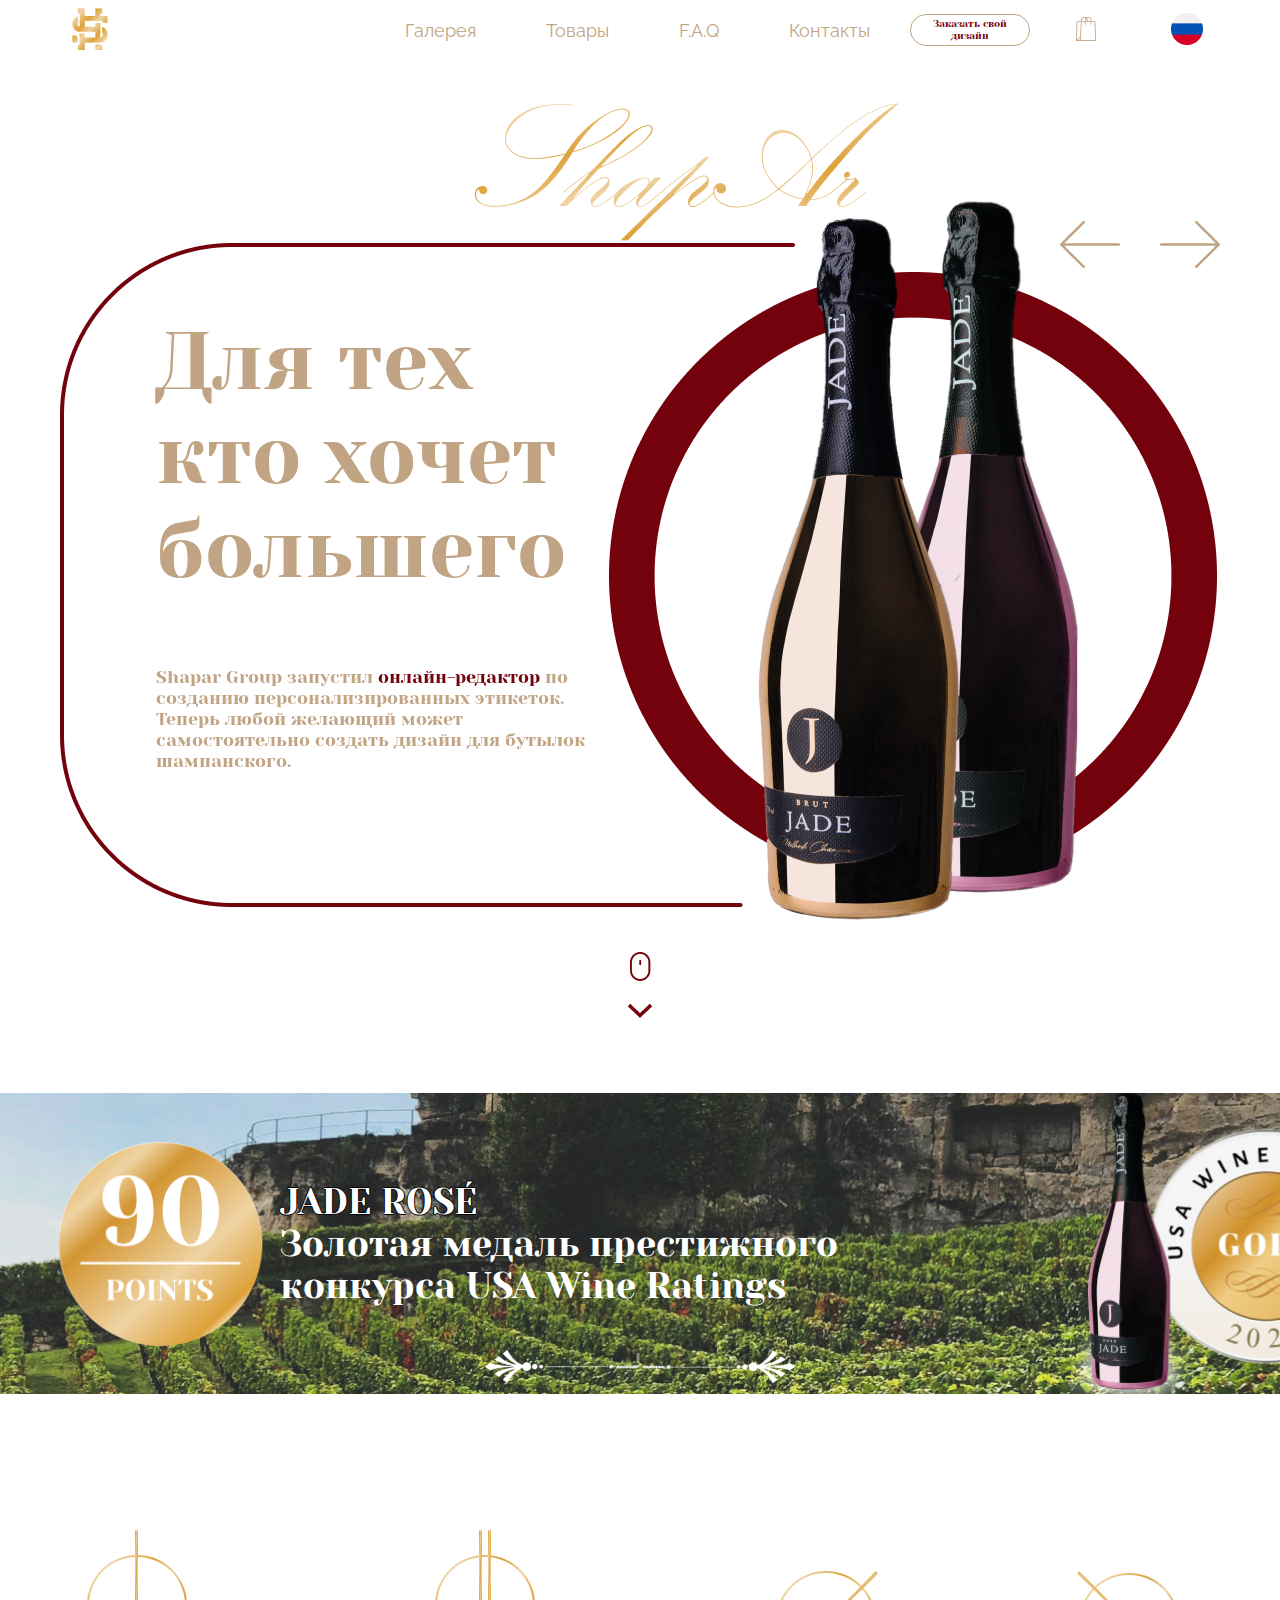
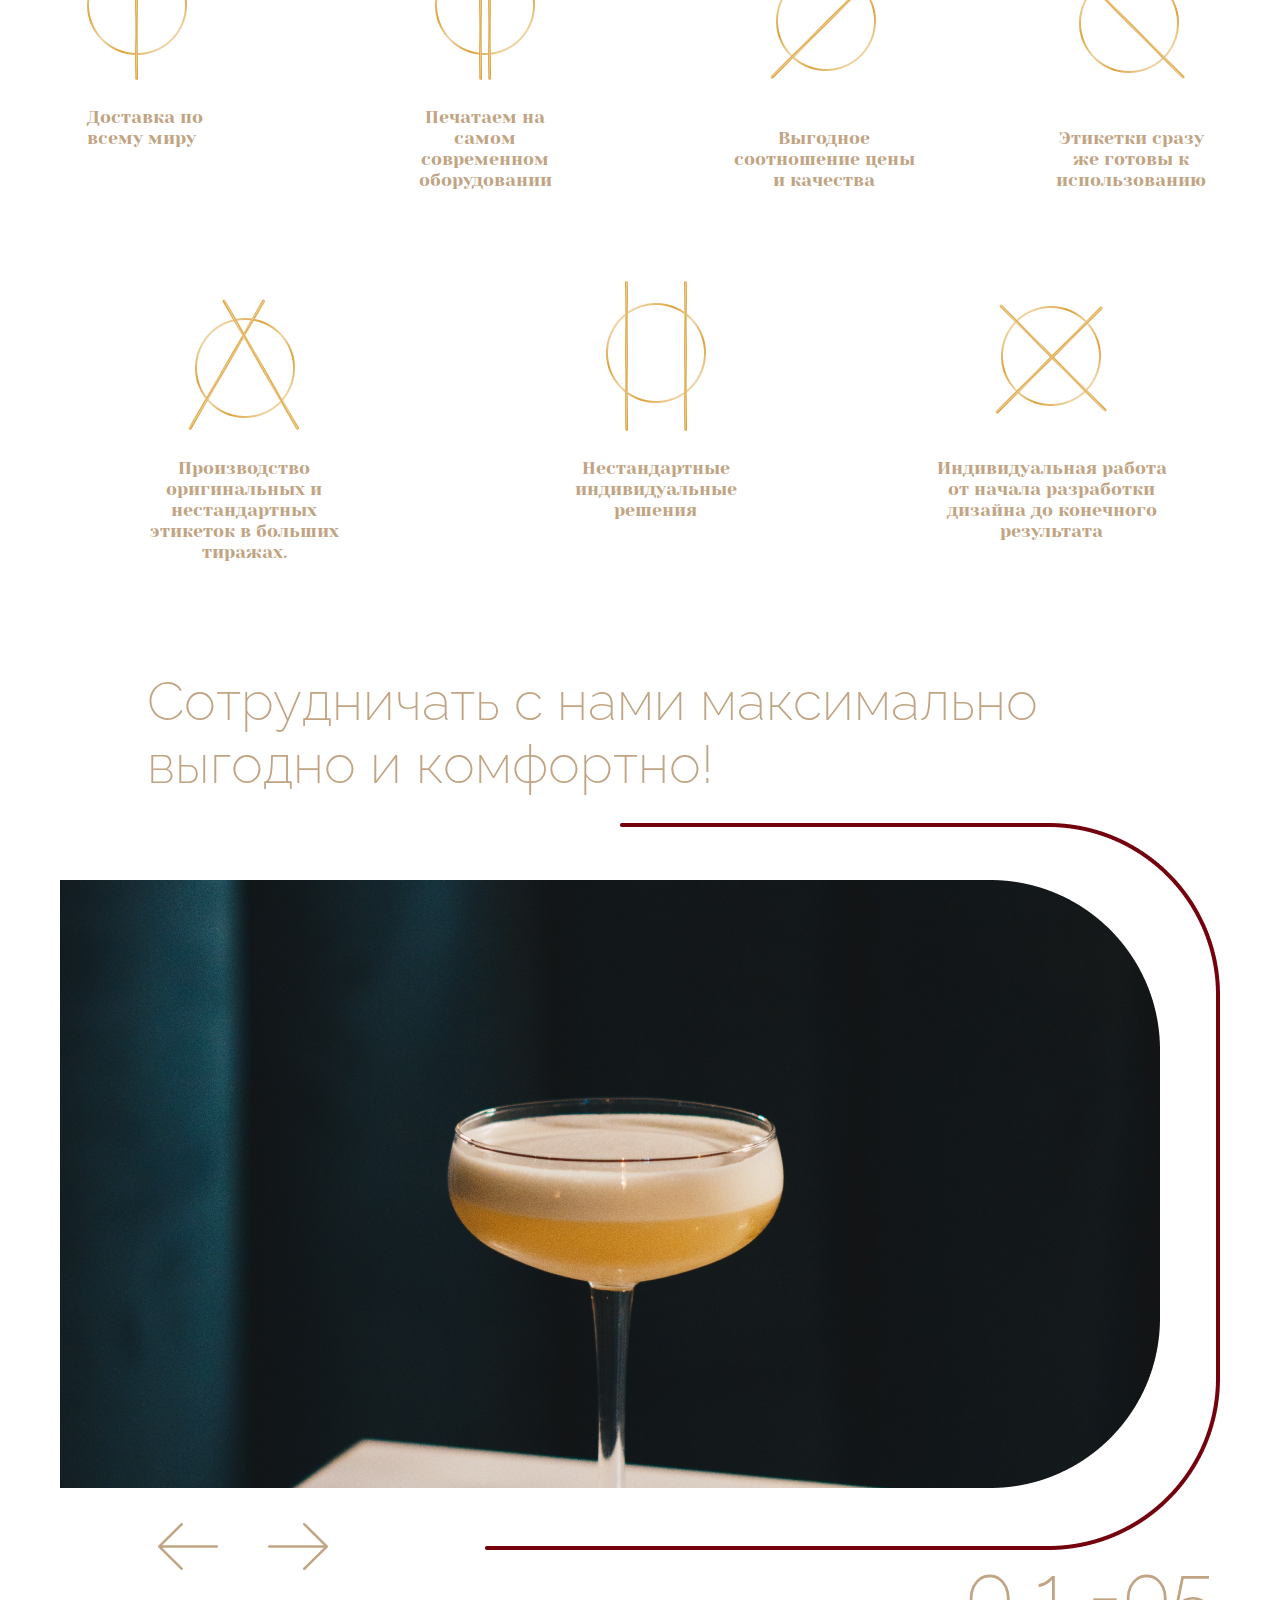
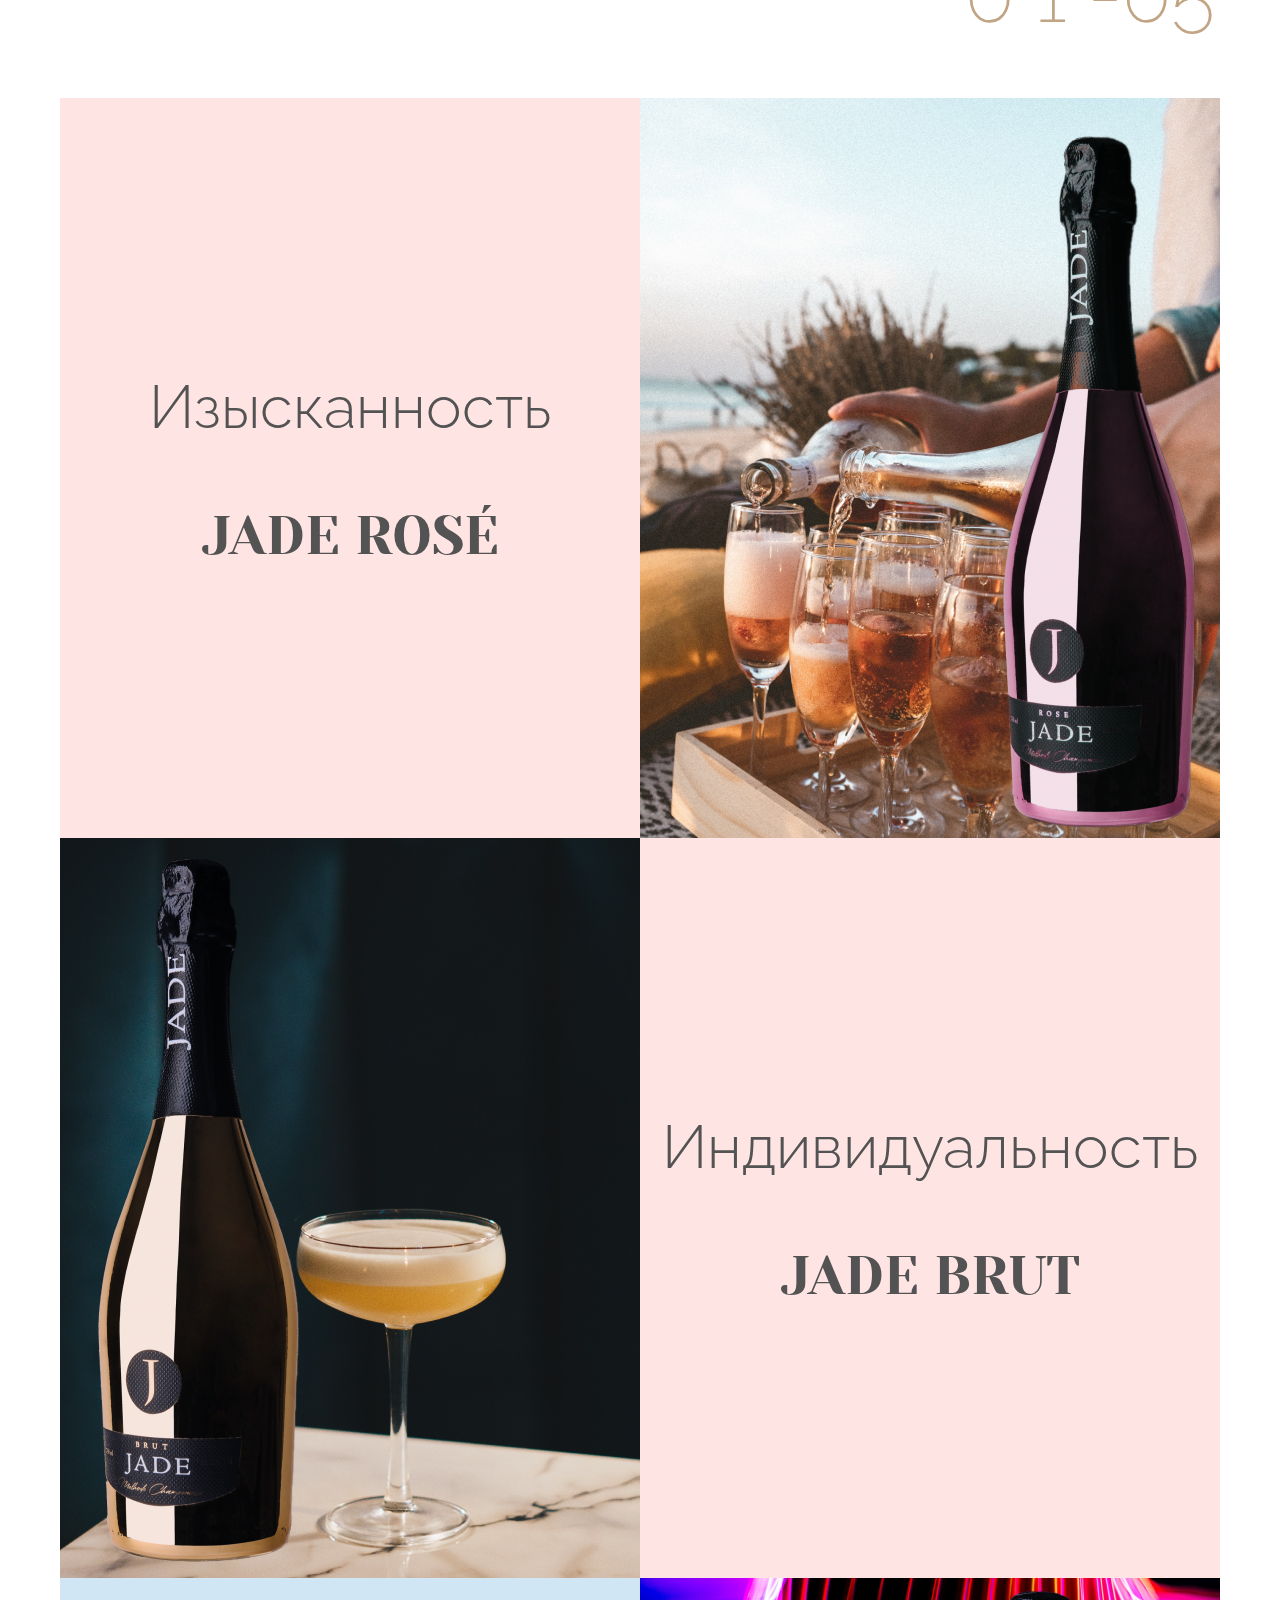
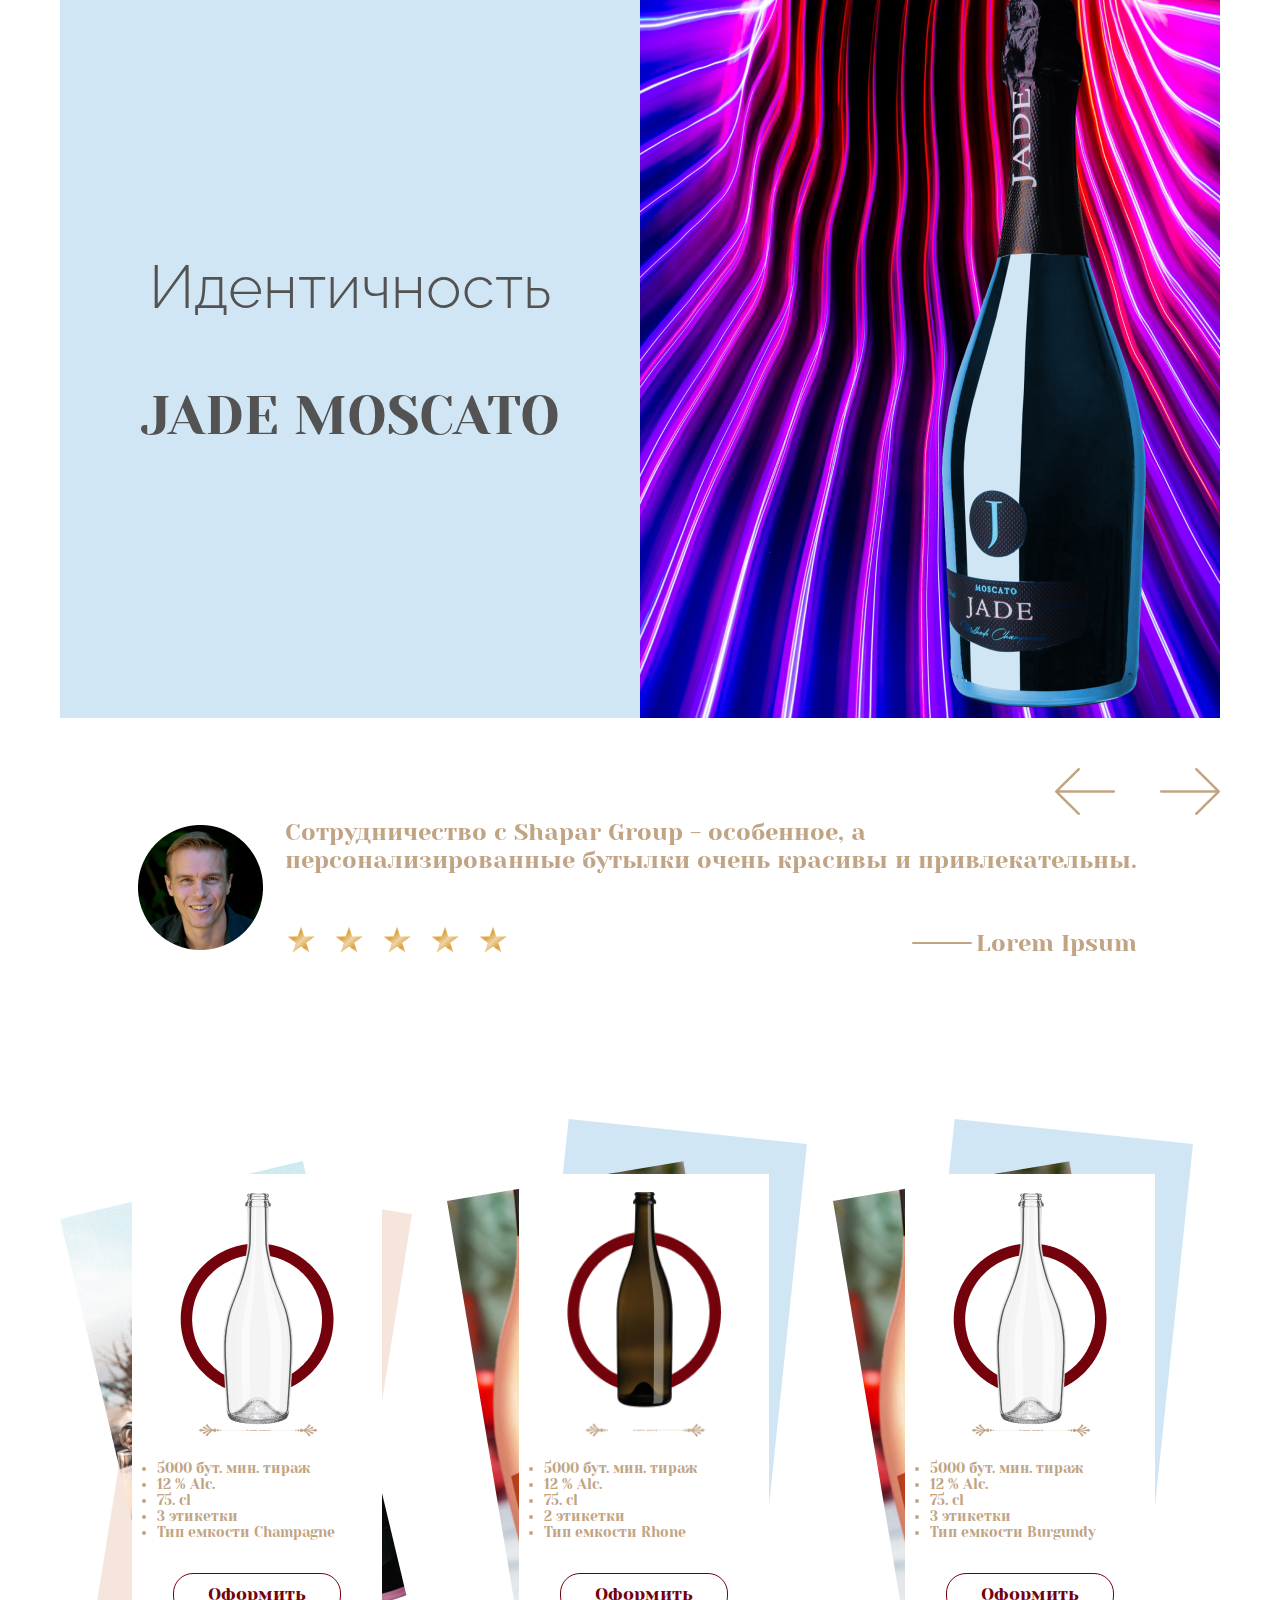
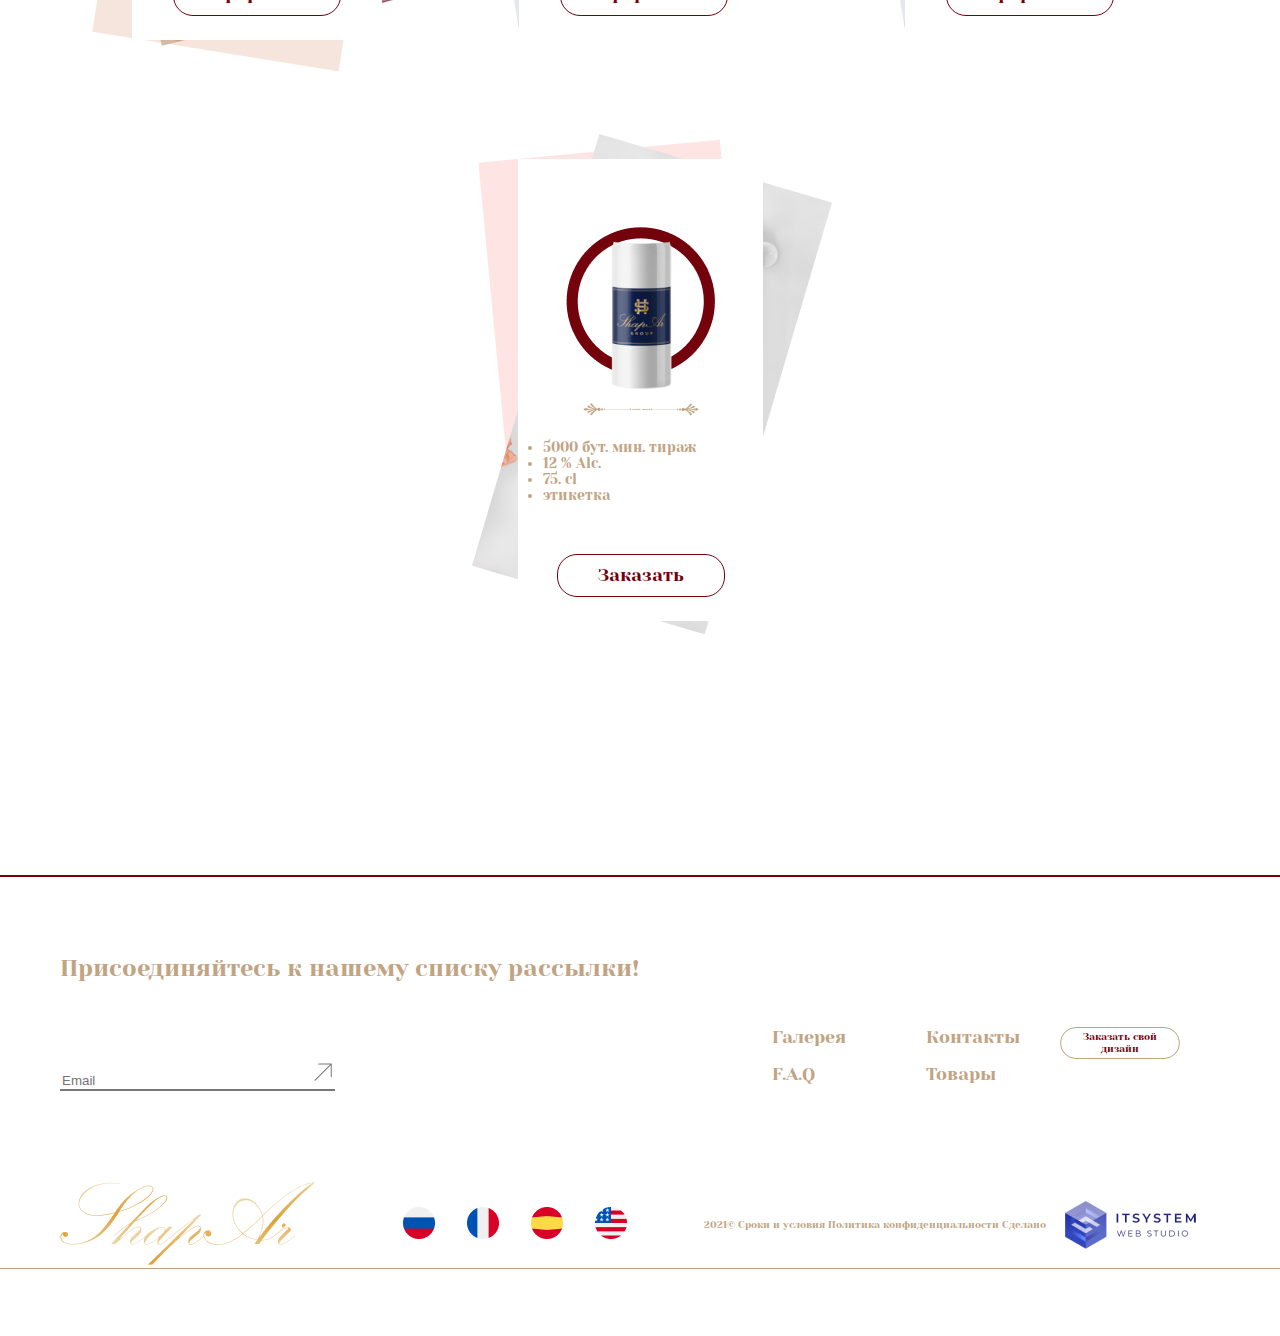
<file: index.html>
<!DOCTYPE html>
<html lang="en">
<head>
    <meta charset="UTF-8">
    <meta http-equiv="X-UA-Compatible" content="IE=edge">
    <meta name="viewport" content="width=device-width, initial-scale=1.0">
    <link rel="stylesheet" href="style.css"/>
    <link rel="preconnect" href="https://fonts.googleapis.com">
<link rel="preconnect" href="https://fonts.gstatic.com" crossorigin>
<link href="https://fonts.googleapis.com/css2?family=Raleway:wght@300;400;500;700&family=Yeseva+One&display=swap" rel="stylesheet">
<link
rel="stylesheet"
href="https://unpkg.com/swiper/swiper-bundle.min.css"
/>

    <title>Shapar</title>
</head>
<body>

    <header>
<div class="wrapper">
   <div class="header_nav">
      <div class="header_logo">
       <a href="#"> <img class="log" src="photo/logo.png" alt="Logo"></a>
       </div>
       <div class="nav_links">
        <li class="gallety_list"><a class="gallery_link" href="Gallery/gallery.html">Галерея</a> </li>
        <li class="products_list"><a class="products_link" href="#">Товары</a> </li> 
        <li class="faq_list"><a class="faq_link" href="FAQ/FAQ.html">F.A.Q</a> </li>
        <li class="contact_list"><a class="contact_link" href="contacts/contacts.html">Контакты</a> </li>
      </div>
<div class="right_header_nav">

    <div class="button_order">
        <button>Заказать свой дизайн</button>
    </div>
        <div class="shopping_cart">
            <img class="cart_img" src="photo/shopping.png" alt="shopping-cart">
       </div>
        <div class="header_language">
         <a href="#"> <img src="photo/language.png" alt="language" class="language"></a>
        </div>

      </div>
   </div>
</div>
    </header>


<main>


<section class="product_advertisement">
    <div class="wrapper">
    <div class="title_name">
        <img class="title_img" src="photo/ShapAr.png" alt="title">
    </div>
<div class="product_slider">
    <div class="swiper-container mySwiper">
        <div class="swiper-wrapper">
          <div class="swiper-slide">
            <img src="photo/bgmain.jpg" />
          </div>
          <div class="swiper-slide">
            <img src="photo/bgblue.jpg" />
          </div>
          <div class="swiper-slide">
            <img src="photo/bggold.jpg" />
          </div>
          <div class="swiper-slide">
            <img src="photo/bgred.jpg" />
          </div>
        </div>
      
    <div class="arrow_btns">
        <div class="left_btn">
       <img src="photo/leftarrow.png" alt="arrowbtn">
        </div>
        <div class="right_btn">
       <img src="photo/rightarrow.png" alt="arrowbtn">
        </div>
    </div>
<div class="product_info">
<h1>Для тех кто хочет большего</h1>
<p>Shapar Group запустил <span>онлайн-редактор</span> 
     по созданию персонализированных этикеток.
     Теперь любой желающий может 
     самостоятельно создать дизайн 
     для бутылок шампанского.</p>
</div>
</div>
</div>
<div class="mouse_animation">
<img src="photo/mouse.png" alt="mouse">
<img class="animation-arrow" src="photo/arrow (1).png" alt="arrowanimation">
</div>
</div>
</section>


<div class="banner">
<div class="wrapper">
    <div class="titlebanner">
<h1>JADE ROSé</h1>
<h2>Золотая медаль престижного конкурса USA Wine Ratings</h2>
</div>
</div>
</div>

<section class="offers">
<div class="wrapper">
<div class="offers_list">
    <div class="offer_block1">
   <img src="photo/icon1.png" alt="icon">
   <p class="offerblock_info">Доставка по всему миру</p>
    </div>
    <div class="offer_block2">
        <img src="photo/icon2.png" alt="icon">
        <p class="offerblock_info">Печатаем на самом современном оборудовании</p>
    </div>
    <div class="offer_block3">
        <img src="photo/icon3.png" alt="icon">
        <p class="offerblock_info">Выгодное соотношение цены и качества</p>
    </div>
    <div class="offer_block4">
        <img src="photo/icon4.png" alt="icon">
        <p class="offerblock_info">Этикетки сразу же готовы к использованию</p>
    </div>
    <div class="offer_block5">
        <img src="photo/icon5.png" alt="icon">
        <p class="offerblock_info">Производство оригинальных и нестандартных этикеток в больших тиражах.</p>
    </div>
    <div class="offer_block6">
        <img src="photo/icon6.png" alt="icon">
        <p class="offerblock_info">Нестандартные индивидуальные решения</p>
    </div>
    <div class="offer_block7">
        <img src="photo/icon7.png" alt="icon">
        <p class="offerblock_info">Индивидуальная работа от начала разработки дизайна до конечного результата</p>
    </div>
</div>

</div>

</section>

<section class="galery_slider">
    <div class="wrapper">
    <div class="galery_title">
        <h1>Сотрудничать с нами максимально выгодно и комфортно!</h1>
    </div>
    <div class="galery_slider_container">
        <div class="background_border">
            <img src="photo/borderslider.png" alt="border">
        </div>
<div class="slider">
<div class="slider-line">
    <img src="photo/glass.png" alt="glass">
    <img src="photo/glass.png" alt="glass">
    <img src="photo/glass.png" alt="glass">
    <img src="photo/glass.png" alt="glass">
</div>

</div>
<div class="swiper_btns">
    <div class="btn_prev"><img src="photo/lefbtn.png" alt="arrowbtn"></div>
<div class="btn_next"><img src="photo/rightbtn.png" alt="arrowbtn"></div>
    </div>
    
</div>
<div class="swiper-number">0 <span class="num">1</span> -05</div>

</div>

</div>
</section>


<section class="types_container">
    <div class="wrapper">

    <div class="jade_type">
        <div class="jade_info">
            <h1>Изысканность</h1>
            <h2>JADE ROSé</h2>
        </div>
        <div class="jade_img">
            <img src="photo/rose.png" alt="rose">
        </div>
    </div>

    <div class="jade_type">
        <div class="jade_img">
            <img src="photo/brut.png" alt="rose">
          </div>
        <div class="jade_info">
            <h1>Индивидуальность</h1>
            <h2>JADE BRUT</h2>
        </div>
        
    </div>

    <div class="jade_type ">
        <div class="jade_info blue">
            <h1>Идентичность</h1>
            <h2>JADE MOSCATO</h2>
        </div>
        <div class="jade_img">
            <img src="photo/moscato.png" alt="rose">
        </div>
    </div>
</div>
</section>

<section class="review">
    <div class="wrapper">
      <div class="review_carousel">
          <div class="review_change_btns">
         <img class="next-btn" src="photo/lefbtn.png" alt="btn">
         <img class="prev-btn" src="photo/rightbtn.png" alt="btn">
          </div>
          <div class="review_container">
              <div class="review_slider swiper-wrapper">

                  <div class="slider swiper-slide">
              <div class="review_profile">
              <img src="photo/profile.png" alt="profile">
              </div>
              <div class="review_about">
                <div class="review_info">
             <p>Сотрудничество с Shapar Group - особенное, 
                 а <br> персонализированные бутылки очень 
                 красивы и привлекательны.</p>
                </div>
                <div class="review_flex">
                    <div class="review_stars">
                        <img src="photo/stars.png" alt="stars">

                    </div>
                    <div class="review_name">
                       <p></p><h3>Lorem Ipsum</h3>
                    </div>
                </div>

              </div>
          </div>

          <div class="slider swiper-slide">
            <div class="review_profile">
            <img src="photo/review2.png" alt="profile">
            </div>
            <div class="review_about">
              <div class="review_info">
           <p>Сотрудничество с Shapar Group -
                особенное, а персонализированные 
               бутылки очень красивы и привлекательны.</p>
              </div>
              <div class="review_flex">
                  <div class="review_stars">
                      <img src="photo/stars.png" alt="stars">

                  </div>
                  <div class="review_name">
                     <p></p><h3>Lorem Ipsum</h3>
                  </div>
              </div>

            </div>
        </div>

        <div class="slider swiper-slide">
            <div class="review_profile">
            <img src="photo/review3.png" alt="profile">
            </div>
            <div class="review_about">
              <div class="review_info">
           <p>Сотрудничество с Shapar Group - 
               особенное, а персонализированные
                бутылки очень красивы и привлекательны.</p>
              </div>
              <div class="review_flex">
                  <div class="review_stars">
                      <img src="photo/stars.png" alt="stars">

                  </div>
                  <div class="review_name">
                     <p></p><h3>Lorem Ipsum</h3>
                  </div>
              </div>

            </div>
        </div>

        </div>
        </div>

      </div>

    </div>


</section>

<section class="orders">
    <div class="wrapper">
<div class="orders_container">
<div class="order_block">
    
    <div class="order_background1">
        <img src="photo/pinkimg.png" alt="background">
    </div>
    <div class="order_background2">
        <img src="photo/backgroundimg.png" alt="background">
            </div>
    <div class="order_background3">
        <div class="champagne_logo">
      <img src="photo/whitebottle.png" alt="champagne">
        </div>
        <div class="champagne_info">
            
            <ul>
                <li>5000 бут. мин. тираж</li>
                <li>12 % Alc.</li>
                <li>75. cl</li>
                <li>3 этикетки</li>
                <li>Тип емкости Champagne</li>
            </ul>
        </div>
        <div class="order_btn">
            <p>Оформить</p> 
        </div>
    </div>

</div>
<div class="order_block">
    
            <div class="order_background1 blueback">
                <img src="photo/bluebackground.png" alt="background">
            </div>
            <div class="order_background2">
                <img src="photo/jadebelini.png" alt="background">
                    </div>
            <div class="order_background3">
                <div class="champagne_logo">
              <img src="photo/blackbottle.png" alt="champagne">
                </div>
                <div class="champagne_info">
                    
                    <ul>
                        <li>5000 бут. мин. тираж</li>
                        <li>12 % Alc.</li>
                        <li>75. cl</li>
                        <li>2 этикетки</li>
                        <li>Тип емкости Rhone</li>
                    </ul>
                </div>
                <div class="order_btn">
                    <p>Оформить</p> 
                </div>
            </div>
</div>
<div class="order_block">
    
            <div class="order_background1 blueback">
                <img src="photo/bluebackground.png" alt="background">
            </div>
            <div class="order_background2">
                <img src="photo/jadebelini.png" alt="background">
                    </div>
            <div class="order_background3">
                <div class="champagne_logo">
              <img src="photo/whitebottle.png" alt="champagne">
                </div>
                <div class="champagne_info">
                    
                    <ul>
                        <li>5000 бут. мин. тираж</li>
                        <li>12 % Alc.</li>
                        <li>75. cl</li>
                        <li>3 этикетки</li>
                        <li>Тип емкости Burgundy</li>
                    </ul>
                </div>
                <div class="order_btn">
                    <p>Оформить</p> 
                </div>
            </div>
</div>

</div>
<div class="order_can">
    <div class="order_block">
       
       
        <div class="order_background1">
            <img src="photo/pinkkan.png" alt="background">
                </div>
                <div class="order_background2">
                    <img src="photo/can.png" alt="background">
                </div>
        <div class="order_background3">
            <div class="champagne_logo">
          <img src="photo/canbottle.png" alt="champagne">
            </div>
            <div class="champagne_info">
                
                <ul>
                    <li>5000 бут. мин. тираж</li>
                    <li>12 % Alc.</li>
                    <li>75. cl</li>
                    <li> этикетка</li>
                    
                </ul>
            </div>
            <div class="order_btn">
                <p>Заказать</p> 
            </div>
        </div>
    
    </div>
</div>

    </div>
</section>



</main>
<footer>
    <div class="footer_line">
    
    </div>
    <div class="wrapper">
    <div class="footer_content">
    <div class="footer_heading">
        <h1>Присоединяйтесь к нашему списку рассылки!</h1>
    </div>
    <div class="footer_nav">
    <div class="footer_email">
        <form action="/action_page.php">
            <input class="email" type="email" id="email" name="email" placeholder="Email">
            <button class="email_submit" type="submit"> </button>
          </form>
    </div>
    <div class="footer_nav_list">
    <div class="list1">
        <li><a href="#">Галерея</a> </li>
        <li><a href="#">F.A.Q</a> </li>
    </div>
    <div class="list2">
        <li><li><a href="#">Контакты</a> </li></li>
        <li><li><a href="#">Товары</a> </li></li>
    </div>
    
 <div class="button_order">
    <button>Заказать свой дизайн</button>
</div>
    </div>
    
    </div>
    <div class="footer_bottom">
        <div class="footer_logo">
            <img src="photo/footerlogo.png" alt="logo">
        </div>
        <div class="footer_language">
            <a href="#"><img src="photo/rusia.png" alt="rusian"></a>
            <a href="#"><img src="photo/french.png" alt="french"></a>
            <a href="#"><img src="photo/spain.png" alt="spain"></a>
            <a href="#"><img src="photo/english.png" alt="english"></a>
        </div>
        <div class="footer_copyright">
            <p>2021© Сроки и условия Политика конфиденциальности Сделано</p>
            <img src="photo/itsystem.png" alt="itsystem">
    
        </div>
    </div>
    
    </div>
    
    </div>
    
    
    </footer>
    <div class="footer_line2">
    
    </div>
   
    <script src="https://unpkg.com/swiper/swiper-bundle.min.js"></script>
     <script src="scripts/sliderTop.js"></script>
    <script src="scripts/slidercarousel.js"></script>
    <script src="scripts/review.js"></script>
    <script src="scripts/cards.js" ></script>
  
    
</body>
</html>
</file>
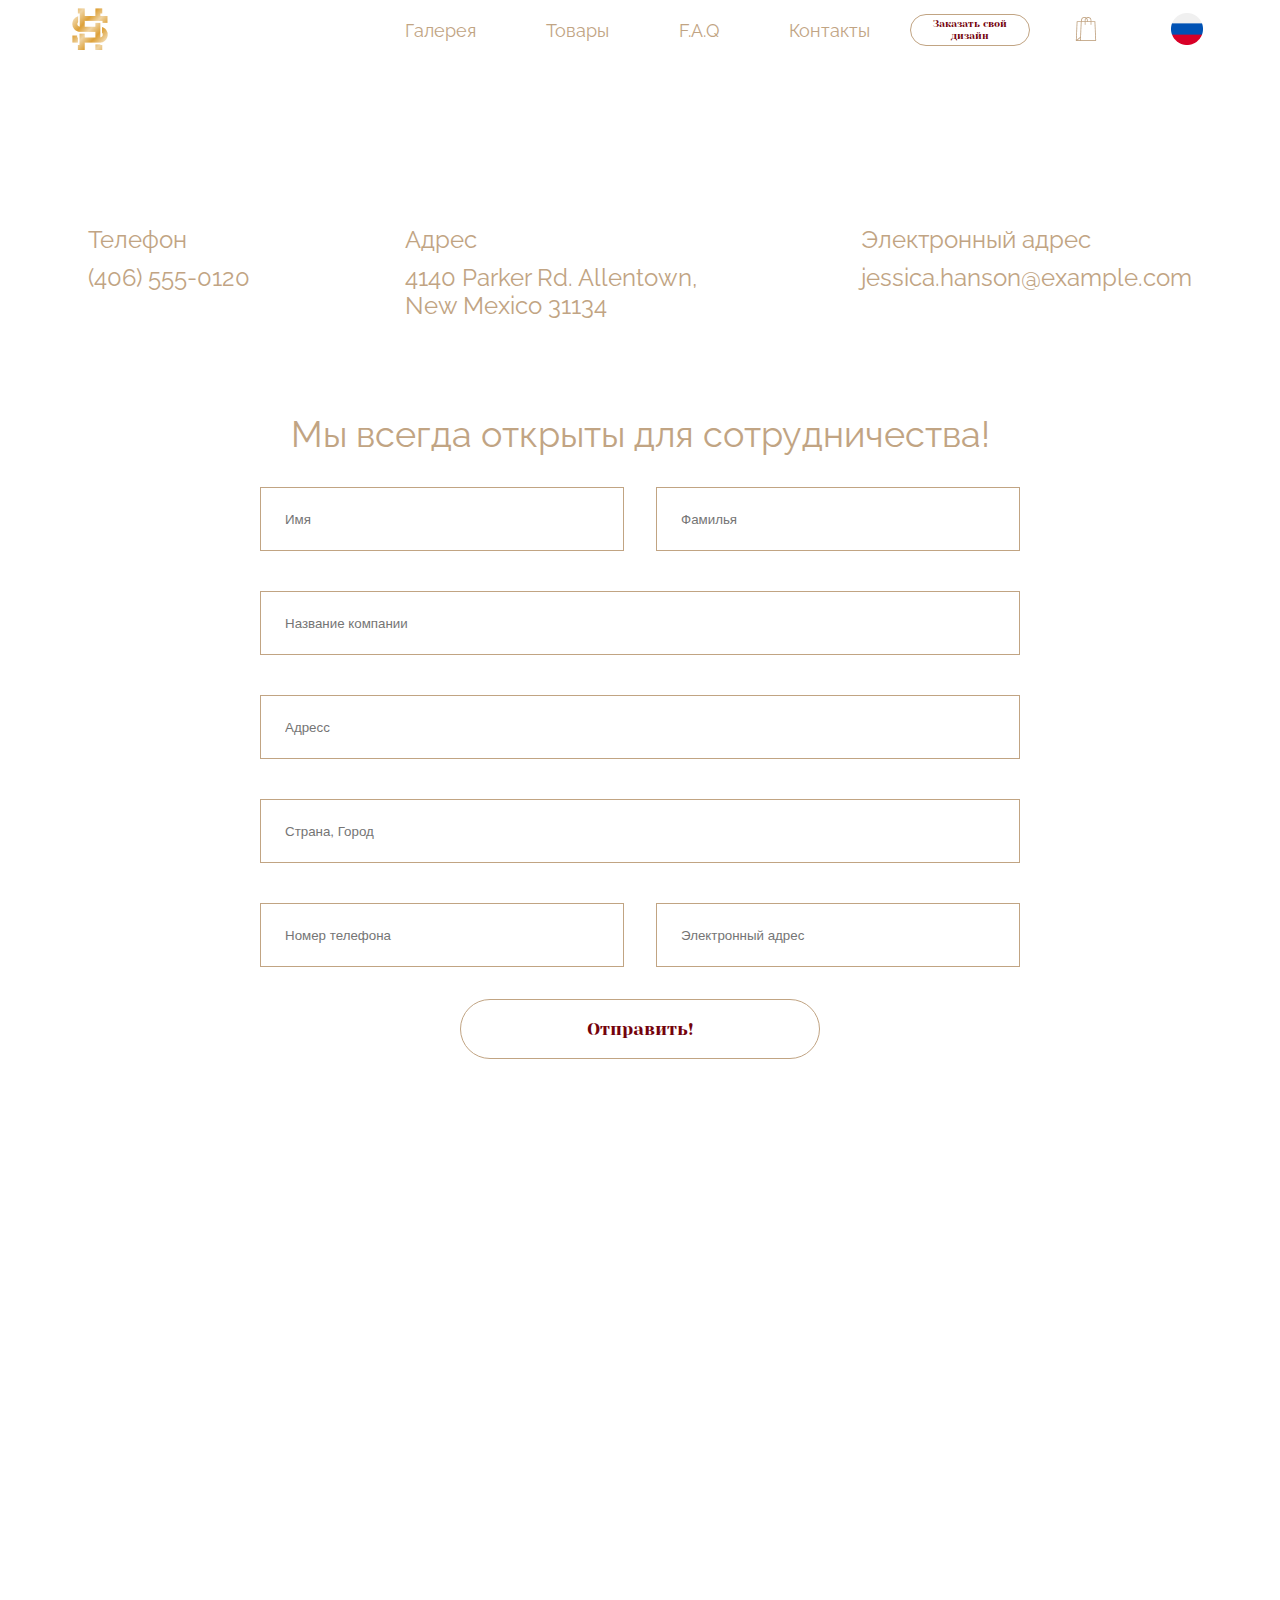
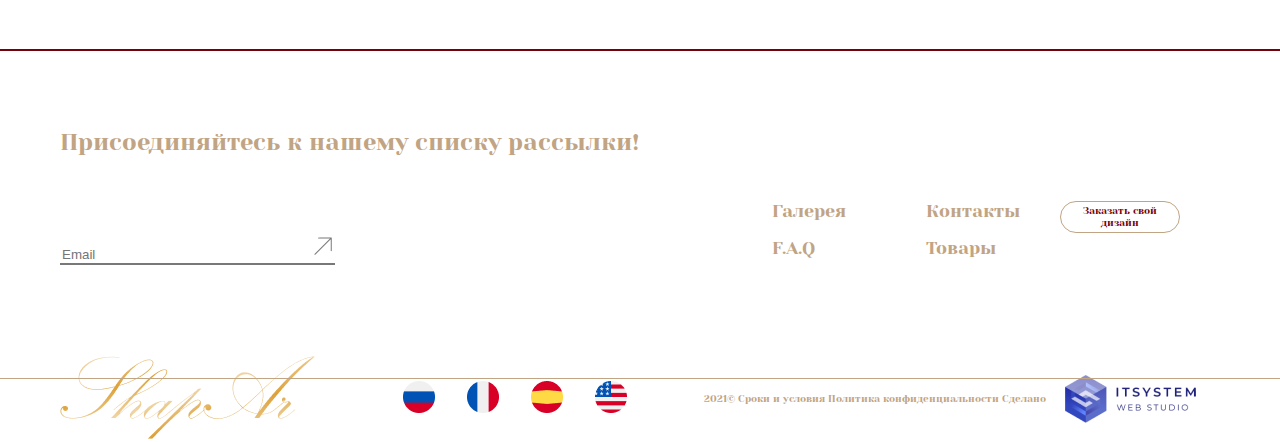
<file: contacts/contacts.html>
<!DOCTYPE html>
<html lang="en">
<head>
    <meta charset="UTF-8">
    <meta http-equiv="X-UA-Compatible" content="IE=edge">
    <meta name="viewport" content="width=device-width, initial-scale=1.0">
    <link rel="stylesheet" href="style.css"/>
    <link rel="preconnect" href="https://fonts.googleapis.com">
<link rel="preconnect" href="https://fonts.gstatic.com" crossorigin>
<link href="https://fonts.googleapis.com/css2?family=Raleway:wght@300;400;500;700&family=Yeseva+One&display=swap" rel="stylesheet">
    <title>Contacts</title>
</head>
<body>
    <header>
        <div class="wrapper">
           <div class="header_nav">
              <div class="header_logo">
               <a href="#"> <img class="log" src="icons/logo.png" alt="Logo"></a>
               </div>
               <div class="nav_links">
                <li class="gallety_list"><a class="gallery_link" href="Gallery/gallery.html">Галерея</a> </li>
                <li class="products_list"><a class="products_link" href="#">Товары</a> </li> 
                <li class="faq_list"><a class="faq_link" href="FAQ/FAQ.html">F.A.Q</a> </li>
                <li class="contact_list"><a class="contact_link" href="contacts.html">Контакты</a> </li>
              </div>
        <div class="right_header_nav">
        
            <div class="button_order">
                <button>Заказать свой дизайн</button>
            </div>
                <div class="shopping_cart">
                   <a href="#"> <img class="cart_img" src="icons/shopping.png" alt="shopping-cart"></a>
               </div>
                <div class="header_language">
                 <a href="#"> <img src="icons/language.png" alt="language" class="language"></a>
                </div>
        
              </div>
           </div>
        </div>
            </header>

            <main>

            

<section class="contact_info">
    <div class="wrapper">
       <div class="info_container">
           <div class="info">
           <li>Телефон</li>
           <li>(406) 555-0120</li>
           </div>
           <div class="info">
            <li>Адрес</li>
            <li>4140 Parker Rd. Allentown, New Mexico 31134</li>
           </div>
           <div class="info">
            <li>Электронный адрес</li>
            <li>jessica.hanson@example.com</li>
           </div>
       </div>
     </div>


 </section>

 <section class="client_form">
     <div class="wrapper">
<div class="form_tittle">
    <h1>Мы всегда открыты для сотрудничества!</h1>
</div>
        <div class="form_container">
<div class="client_fullname">
    <form  action="/action_page.php">
        <input type="text" id="fname" name="firstname" placeholder="Имя">
        <input type="text" id="lname" name="lastname" placeholder="Фамилья">
    </form>
</div>
<div class="company_details">
    <form action="/action_page.php">
        <input type="text" id="fname" name="firstname" placeholder="Название компании">
        <input type="text" id="lname" name="lastname" placeholder="Адресс">
        <input type="text" id="lname" name="lastname" placeholder="Страна, Город">
    </form>
</div>
<div class="number_email">
    <form class="number_email_flex" action="/action_page.php">
        <input type="text" id="fname" name="firstname" placeholder="Номер телефона">
        <input type="email" id="lname" name="lastname" placeholder="Электронный адрес">
    </form>
</div>

<div class="button_form">
    <button>Отправить!</button>
</div>


        </div>
     </div>
 </section>

 <section class="map">
     <div class="wrapper">
         <div class="map_container">
            <iframe src="https://www.google.com/maps/embed?pb=!1m18!1m12!1m3!1d2719.494973896401!2d28.838026915130765!3d47.030517335588655!2m3!1f0!2f0!3f0!3m2!1i1024!2i768!4f13.1!3m3!1m2!1s0x40c97c4bca3922a9%3A0x573ba47df40d056f!2sHotel%20Turist!5e0!3m2!1sro!2s!4v1629720228409!5m2!1sro!2s" width="600" height="450" style="border:0;" allowfullscreen="" loading="lazy"></iframe>

         </div>
     </div>
 </section>
            </main>

            <footer>
                <div class="footer_line">
                
                </div>
                <div class="wrapper">
                <div class="footer_content">
                <div class="footer_heading">
                    <h1>Присоединяйтесь к нашему списку рассылки!</h1>
                </div>
                <div class="footer_nav">
                <div class="footer_email">
                    <form class="footer_email_form" action="/action_page.php">
                        <input class="email" type="email" id="email" name="email" placeholder="Email">
                        <button class="email_submit" type="submit"> </button>
                      </form>
                </div>
                <div class="footer_nav_list">
                <div class="list1">
                    <li><a href="#">Галерея</a> </li>
                    <li><a href="#">F.A.Q</a> </li>
                </div>
                <div class="list2">
                    <li><li><a href="#">Контакты</a> </li></li>
                    <li><li><a href="#">Товары</a> </li></li>
                </div>
                <div class="button_order">
                    <button>Заказать свой дизайн</button>
                </div>
                </div>
                
                </div>
                <div class="footer_bottom">
                    <div class="footer_logo">
                        <img src="icons/footerlogo.png" alt="logo">
                    </div>
                    <div class="footer_language">
                        <a href="#"><img src="icons/rusia.png" alt="rusian"></a>
                        <a href="#"><img src="icons/french.png" alt="french"></a>
                        <a href="#"><img src="icons/spain.png" alt="spain"></a>
                        <a href="#"><img src="icons/english.png" alt="english"></a>
                    </div>
                    <div class="footer_copyright">
                        <p>2021© Сроки и условия Политика конфиденциальности Сделано</p>
                        <img src="icons/itsystem.png" alt="itsystem">
                
                    </div>
                    
                </div>
                
                </div>
                
                </div>
                
                <div class="footer_line2">
                
                </div>
                </footer>

</body>
</html>
</file>
<file: style.css>
html,
body,
div,
span,
applet,
object,
iframe,
h1,
h2,
h3,
h4,
h5,
h6,
p,
blockquote,
pre,
a,
abbr,
acronym,
address,
big,
cite,
code,
del,
dfn,
em,
img,
ins,
kbd,
q,
s,
samp,
small,
strike,
strong,
sub,
sup,
tt,
var,
b,
u,
i,
center,
dl,
dt,
dd,
ol,
ul,
li,
fieldset,
form,
label,
legend,
table,
caption,
tbody,
tfoot,
thead,
tr,
th,
td,
article,
aside,
canvas,
details,
embed,
figure,
figcaption,
footer,
header,
hgroup,
menu,
nav,
output,
ruby,
section,
summary,
time,
mark,
audio,
video {
  margin: 0;
  padding: 0;
  border: 0;
  font-size: 100%;
  font: inherit;
  vertical-align: baseline;
}
/* HTML5 display-role reset for older browsers */
article,
aside,
details,
figcaption,
figure,
footer,
header,
hgroup,
menu,
nav,
section {
  display: block;
}
body {
  line-height: 1;
}
ol,
ul {
  list-style: none;
}
blockquote,
q {
  quotes: none;
}
blockquote:before,
blockquote:after,
q:before,
q:after {
  content: '';
  content: none;
}
table {
  border-collapse: collapse;
  border-spacing: 0;
}
body {
  font-family: 'Yeseva One', cursive;
  font-size: 18px;
}
/* Styling Header */
header {
  max-width: 1920px;
  width: 100%;
}
.wrapper {
  max-width: 1160px;
  width: 100%;
  margin: 0 auto;
}
.header_nav {
  display: flex;
  align-items: center;
  height: 60px;
}
.header_logo {
  margin-left: 8px;
}
.nav_links {
  display: flex;
  margin-left: auto;
  gap: 70px;
  font-family: 'Raleway', sans-serif;
  font-weight: 400;
}
.nav_links li {
  list-style: none;
}
.nav_links a {
  text-decoration: none;
  color: #c1a483;
  line-height: 21px;
}
.right_header_nav {
  display: flex;
  margin-right: 13px;
  margin-left: 40px;
  align-items: center;
}
.button_order {
  margin-right: 40px;
}
.button_order button {
  max-width: 120px;
  height: 32px;
  font-family: Yeseva One;
  font-style: normal;
  font-weight: normal;
  font-size: 10px;
  line-height: 12px;
  text-align: center;
  color: #74020C;
  border-radius: 40px;
  border: 1px solid #C1A483;
  background-color: #fff;
}
.button_order button:hover {
  cursor: pointer;
  background-color: #C1A483;
  opacity: 0.5;
}
.shopping_cart {
  margin-right: 65px;
}
/*styling slider top section*/
.product_advertisement {
  margin-top: 128px;
  position: relative;
  /*Styling title*/
}
.product_advertisement .title_name {
  position: absolute;
  top: -85px;
  left: 37%;
  z-index: 200;
}
.product_advertisement .mySwiper {
  position: relative;
  max-width: 1160px;
  width: 100%;
}
.product_advertisement .mySwiper img {
  max-width: 1157px;
  width: 100%;
}
.product_advertisement .mySwiper .product_info {
  position: absolute;
  top: 127px;
  left: 96px;
  max-width: 460px;
  width: 100%;
  z-index: 100;
}
.product_advertisement .mySwiper .product_info h1 {
  font-size: 81px;
  color: #c1a483;
  line-height: 94px;
}
.product_advertisement .mySwiper .product_info p {
  font-size: 18px;
  margin-top: 70px;
  line-height: 21px;
  color: #C1A483;
}
.product_advertisement .mySwiper .product_info span {
  color: #74020C;
}
.product_advertisement .mySwiper .arrow_btns {
  position: absolute;
  top: 33px;
  right: 0;
  display: flex;
  align-items: center;
  gap: 40px;
  z-index: 100;
  cursor: pointer;
}
/*styling animation mouse */
.mouse_animation {
  text-align: center;
  /*animated scroll arrow animation*/
}
.mouse_animation .animation-arrow {
  display: block;
  margin: auto;
  cursor: pointer;
  line-height: 60px;
  text-align: center;
  font-size: 70px;
  z-index: 100;
  margin-top: 15px;
  text-decoration: none;
  text-shadow: 0px 0px 3px rgba(0, 0, 0, 0.4);
  -webkit-animation: ca3_fade_move_down 2s ease-in-out infinite;
  -moz-animation: ca3_fade_move_down 2s ease-in-out infinite;
  animation: ca3_fade_move_down 2s ease-in-out infinite;
}
@-webkit-keyframes ca3_fade_move_down {
  0% {
    -webkit-transform: translate(0, -20px);
    opacity: 0;
  }
  50% {
    opacity: 1;
  }
  100% {
    -webkit-transform: translate(0, 20px);
    opacity: 0;
  }
}
@-moz-keyframes ca3_fade_move_down {
  0% {
    -moz-transform: translate(0, -20px);
    opacity: 0;
  }
  50% {
    opacity: 1;
  }
  100% {
    -moz-transform: translate(0, 20px);
    opacity: 0;
  }
}
@keyframes ca3_fade_move_down {
  0% {
    transform: translate(0, -20px);
    opacity: 0;
  }
  50% {
    opacity: 1;
  }
  100% {
    transform: translate(0, 20px);
    opacity: 0;
  }
}
/*styling banner */
.banner {
  background-image: url(photo/banner.png);
  background-position: center;
  background-repeat: no-repeat;
  background-size: cover;
  margin-top: 70px;
}
.banner .titlebanner {
  margin-left: 220px;
  padding-top: 88px;
  padding-bottom: 87px;
  max-width: 562px;
  width: 100%;
}
.banner .titlebanner h1 {
  text-transform: uppercase;
  font-size: 36px;
  line-height: 42px;
  color: #FFFFFF;
  text-shadow: -1px 0 black, 0 1px black, 1px 0 black, 0 -1px black;
}
.banner .titlebanner h2 {
  font-size: 36px;
  line-height: 42px;
  color: #FFFFFF;
}
/*styling section offers */
.offers {
  margin-top: 136px;
  margin-bottom: 107px;
}
.offers_list {
  max-width: 1160px;
  width: 100%;
  display: grid;
  grid-template-areas: 'block1 block1 block2 block2 block3 block3 block4' 'block1 block1 block2 block2 block3 block3 block4' 'block5 block5 block5  block6 block6 block7 block7';
  grid-row-gap: 90px;
  column-gap: 100px;
}
.offers_list .offer_block1 {
  grid-area: block1;
  justify-self: center;
}
.offers_list .offer_block1 p {
  max-width: 150px;
  width: 100%;
  margin-top: 24px;
  font-size: 18px;
  line-height: 21px;
  color: #C1A483;
}
.offers_list .offer_block2 {
  grid-area: block2;
  justify-self: center;
  text-align: center;
}
.offers_list .offer_block2 p {
  max-width: 186px;
  width: 100%;
  margin-top: 24px;
  font-size: 18px;
  line-height: 21px;
  color: #C1A483;
}
.offers_list .offer_block3 {
  grid-area: block3;
  margin-top: auto;
  justify-self: center;
  text-align: center;
}
.offers_list .offer_block3 p {
  margin-top: 45px;
  max-width: 182px;
  width: 100%;
  font-size: 18px;
  line-height: 21px;
  color: #C1A483;
}
.offers_list .offer_block4 {
  justify-self: center;
  grid-area: block4;
  margin-top: auto;
  text-align: center;
}
.offers_list .offer_block4 p {
  margin-top: 45px;
  max-width: 150px;
  width: 100%;
  font-size: 18px;
  line-height: 21px;
  color: #C1A483;
}
.offers_list .offer_block5 {
  justify-self: center;
  grid-area: block5;
  text-align: center;
  margin-top: 18px;
}
.offers_list .offer_block5 p {
  max-width: 190px;
  width: 100%;
  margin-top: 24px;
  font-size: 18px;
  line-height: 21px;
  color: #C1A483;
}
.offers_list .offer_block6 {
  justify-self: center;
  grid-area: block6;
  margin-bottom: auto;
  text-align: center;
}
.offers_list .offer_block6 p {
  max-width: 165px;
  width: 100%;
  margin-top: 24px;
  font-size: 18px;
  line-height: 21px;
  color: #C1A483;
}
.offers_list .offer_block7 {
  justify-self: center;
  grid-area: block7;
  margin-top: 23px;
  text-align: center;
}
.offers_list .offer_block7 p {
  max-width: 231px;
  width: 100%;
  margin-top: 40px;
  font-size: 18px;
  line-height: 21px;
  color: #C1A483;
}
/*styling galery section*/
.galery_title h1 {
  width: 85%;
  margin: auto;
  font-family: Raleway;
  font-style: normal;
  font-weight: 200;
  font-size: 54px;
  line-height: 63px;
  color: #C1A483;
  margin-bottom: 27px;
}
.galery_slider_container {
  position: relative;
}
.galery_slider_container .background_border {
  position: absolute;
  top: 0px;
  right: 0px;
}
.galery_slider_container .slider {
  max-width: 1100px;
  width: 100%;
  overflow: hidden;
}
.galery_slider_container .slider .slider-line {
  position: relative;
  left: 0;
  transition: all ease 1s;
  height: 608px;
  max-width: 4400px;
  width: 100%;
  display: flex;
  margin: 57px 58px 58px 0px;
}
.galery_slider_container .slider .slider-line img {
  margin-right: 20px;
  max-width: 1100px;
  width: 100%;
}
.galery_slider_container .swiper_btns {
  position: absolute;
  top: 700px;
  left: 98px;
  z-index: 200;
  display: flex;
  gap: 50px;
  cursor: pointer;
}
.swiper-number {
  text-align: right;
  margin-top: 0px;
  margin-right: 5px;
  font-family: Raleway;
  font-style: normal;
  font-weight: 200;
  font-size: 81px;
  line-height: 95px;
  color: #C1A483;
}
/*styling type container*/
.types_container {
  margin-top: 57px;
}
.types_container .jade_type {
  display: flex;
  align-items: center;
  max-width: 1160px;
  width: 100%;
}
.types_container .jade_type .jade_info {
  background-color: #FFE4E4;
  width: 50%;
  text-align: center;
  padding: 271px 0px 271px 0px;
}
.types_container .jade_type .jade_info h1 {
  font-family: Raleway;
  font-style: normal;
  font-weight: 300;
  font-size: 65px;
  line-height: 76px;
  color: #535353;
}
.types_container .jade_type .jade_info h1:nth-child(1) {
  font-size: 60px;
}
.types_container .jade_type .jade_info h2 {
  margin-top: 60px;
  font-family: Yeseva One;
  font-style: normal;
  font-weight: normal;
  font-size: 54px;
  line-height: 62px;
  text-transform: uppercase;
  color: #535353;
}
.types_container .jade_type .blue {
  background-color: #D0E6F4;
}
.types_container .jade_type .jade_img {
  width: 50%;
}
.types_container .jade_type .jade_img img {
  display: block;
  object-fit: cover;
}
/*styling review section*/
.review {
  margin-top: 50px;
}
.review .review_carousel .review_change_btns {
  text-align: right;
  cursor: pointer;
}
.review .review_carousel .review_change_btns img:first-child {
  margin-right: 40px;
}
.review .review_carousel .review_container {
  display: flex;
  width: 1005px;
  margin: auto;
  overflow: hidden;
}
.review .review_carousel .review_container .slider {
  display: flex;
}
.review .review_carousel .review_container .review_profile {
  margin-right: 22px;
  margin-top: 7px;
}
.review .review_carousel .review_container .review_about .review_info {
  margin-bottom: 51px;
  color: #C1A483;
  font-family: Yeseva One;
  font-style: normal;
  font-weight: normal;
  font-size: 24px;
  line-height: 28px;
}
.review .review_carousel .review_container .review_about .review_flex {
  margin-bottom: 97px;
  display: flex;
  align-items: center;
}
.review .review_carousel .review_container .review_about .review_flex .review_name {
  margin-left: auto;
  display: flex;
  align-items: center;
  color: #C1A483;
  font-family: Yeseva One;
  font-style: normal;
  font-weight: normal;
  font-size: 24px;
  line-height: 28px;
}
.review .review_carousel .review_container .review_about .review_flex .review_name p {
  width: 60px;
  height: 2px;
  background: #C1A483;
  border-radius: 2px;
  margin-right: 4px;
}
/*styling order section */
.orders {
  margin-top: 117px;
}
.orders .orders_container {
  display: flex;
  align-items: center;
  max-width: 1160px;
  width: 100%;
  /*justify-content: center;*/
}
.orders .orders_container .order_block {
  position: relative;
  flex: 1;
}
.orders .orders_container .order_block .order_background1 {
  position: absolute;
  top: 0;
  left: 32px;
}
.orders .orders_container .order_block .blueback {
  top: -55px;
  left: 75px;
}
.orders .orders_container .order_block .order_background2 {
  position: absolute;
  top: -13px;
  left: 0px;
}
.orders .orders_container .order_block .order_background3 {
  position: absolute;
  top: 0;
  left: 72px;
  background-color: white;
}
.orders .orders_container .order_block .order_background3 .champagne_logo {
  padding: 18px 48px 0px 48px;
}
.orders .orders_container .order_block .order_background3 .champagne_logo img {
  width: 154px;
  height: 245px;
}
.orders .orders_container .order_block .order_background3 .champagne_info {
  margin: 20px 25px 33px 25px;
}
.orders .orders_container .order_block .order_background3 .champagne_info li {
  font-family: Yeseva One;
  font-style: normal;
  font-weight: normal;
  font-size: 14px;
  line-height: 16px;
  list-style: disc;
  color: #C1A483;
}
.orders .orders_container .order_block .order_background3 .order_btn {
  margin: auto;
  margin-bottom: 24px;
  width: 166px;
  height: 41px;
  border: 1px solid #74020c;
  border-radius: 20px;
  text-align: center;
  align-items: center;
  cursor: pointer;
}
.orders .orders_container .order_block .order_background3 .order_btn p {
  margin: 11px 0px 11px 0px;
  color: #74020c;
}
.orders .order_can {
  align-items: center;
  margin-top: 565px;
  margin-left: 386px;
}
.orders .order_can .order_block {
  position: relative;
  margin: auto;
}
.orders .order_can .order_block .order_background1 {
  position: absolute;
  top: 0;
  left: 32px;
}
.orders .order_can .order_block .order_background2 {
  position: absolute;
  top: -5px;
  left: 26px;
}
.orders .order_can .order_block .order_background3 {
  position: absolute;
  top: 20px;
  left: 72px;
  background-color: white;
}
.orders .order_can .order_block .order_background3 .champagne_logo {
  padding: 68px 48px 0px 48px;
}
.orders .order_can .order_block .order_background3 .champagne_info {
  margin: 20px 25px 51px 25px;
}
.orders .order_can .order_block .order_background3 .champagne_info li {
  font-family: Yeseva One;
  font-style: normal;
  font-weight: normal;
  font-size: 14px;
  line-height: 16px;
  list-style: disc;
  color: #C1A483;
}
.orders .order_can .order_block .order_background3 .order_btn {
  margin: auto;
  margin-bottom: 24px;
  width: 166px;
  height: 41px;
  border: 1px solid #74020c;
  border-radius: 20px;
  text-align: center;
  align-items: center;
  cursor: pointer;
}
.orders .order_can .order_block .order_background3 .order_btn p {
  margin: 11px 0px 11px 0px;
  color: #74020c;
}
.hiden {
  visibility: hidden;
  opacity: 0;
  transition: visibility 0s 0.5s, opacity 0.5s linear;
}
.visible {
  visibility: visible;
  opacity: 1;
  transition: opacity 0.5s linear;
}
/*sytiling footer */
footer {
  margin-top: 1301px;
}
footer .footer_line {
  width: 100%;
  height: 2px;
  background-color: #74020C;
}
footer .footer_content {
  margin-top: 77px;
}
footer .footer_content .footer_heading {
  font-family: Yeseva One;
  font-style: normal;
  font-weight: normal;
  font-size: 24px;
  line-height: 28px;
  color: #C1A483;
  margin-bottom: 45px;
}
footer .footer_content .footer_nav {
  display: flex;
}
footer .footer_content .footer_nav .footer_email {
  margin-top: 45px;
  max-width: 300px;
  width: 100%;
}
footer .footer_content .footer_nav .footer_email form {
  display: flex;
  flex-wrap: nowrap;
}
footer .footer_content .footer_nav .footer_email form .email {
  border: none;
  border-bottom: 2px solid #787878;
  width: 265px;
  outline: none;
}
footer .footer_content .footer_nav .footer_email form .email_submit {
  border: none;
  border-bottom: 2px solid #787878;
  position: relative;
  top: 0px;
  left: -6px;
  cursor: pointer;
  background-color: white;
}
footer .footer_content .footer_nav .footer_email form .email_submit::after {
  content: url(../photo/emailsubmit.png);
  position: absolute;
  top: -15px;
  left: -15px;
}
footer .footer_content .footer_nav .footer_nav_list {
  display: flex;
  align-items: flex-start;
  margin-left: auto;
}
footer .footer_content .footer_nav .footer_nav_list .list1 {
  margin-right: 80px;
}
footer .footer_content .footer_nav .footer_nav_list .list1 li {
  list-style: none;
}
footer .footer_content .footer_nav .footer_nav_list .list1 li a {
  list-style: none;
  color: #C1A483;
  font-family: Yeseva One;
  font-style: normal;
  font-weight: normal;
  font-size: 18px;
  line-height: 21px;
  text-decoration: none;
}
footer .footer_content .footer_nav .footer_nav_list .list1 li:first-child {
  margin-bottom: 16px;
}
footer .footer_content .footer_nav .footer_nav_list .list2 {
  margin-right: 40px;
}
footer .footer_content .footer_nav .footer_nav_list .list2 li {
  list-style: none;
}
footer .footer_content .footer_nav .footer_nav_list .list2 li a {
  list-style: none;
  color: #C1A483;
  font-family: Yeseva One;
  font-style: normal;
  font-weight: normal;
  font-size: 18px;
  line-height: 21px;
  text-decoration: none;
}
footer .footer_content .footer_nav .footer_nav_list .list2 li:last-child {
  margin-top: 16px;
}
footer .footer_content .footer_nav .footer_nav_list .button_order button {
  max-width: 120px;
  height: 32px;
  font-family: Yeseva One;
  font-style: normal;
  font-weight: normal;
  font-size: 10px;
  line-height: 12px;
  text-align: center;
  color: #74020C;
  border-radius: 40px;
  border: 1px solid #C1A483;
  background-color: #fff;
}
footer .footer_content .footer_nav .footer_nav_list .button_order button:hover {
  cursor: pointer;
  background-color: #C1A483;
  opacity: 0.5;
}
footer .footer_content .footer_bottom {
  margin-top: 91px;
  display: flex;
  align-items: center;
}
footer .footer_content .footer_bottom .footer_logo {
  margin-right: 88px;
}
footer .footer_content .footer_bottom .footer_language {
  margin-right: 77px;
  display: flex;
  gap: 32px;
}
footer .footer_content .footer_bottom .footer_copyright {
  display: flex;
  align-items: center;
  font-family: Yeseva One;
  font-style: normal;
  font-weight: normal;
  font-size: 10px;
  line-height: 12px;
  color: #C1A483;
}
footer .footer_content .footer_bottom .footer_copyright p {
  margin-right: 16px;
}
.footer_line2 {
  margin-bottom: 67px;
  width: 100%;
  height: 1px;
  background-color: #C1A483;
}
</file>
<file: contacts/style.css>
html,
body,
div,
span,
applet,
object,
iframe,
h1,
h2,
h3,
h4,
h5,
h6,
p,
blockquote,
pre,
a,
abbr,
acronym,
address,
big,
cite,
code,
del,
dfn,
em,
img,
ins,
kbd,
q,
s,
samp,
small,
strike,
strong,
sub,
sup,
tt,
var,
b,
u,
i,
center,
dl,
dt,
dd,
ol,
ul,
li,
fieldset,
form,
label,
legend,
table,
caption,
tbody,
tfoot,
thead,
tr,
th,
td,
article,
aside,
canvas,
details,
embed,
figure,
figcaption,
footer,
header,
hgroup,
menu,
nav,
output,
ruby,
section,
summary,
time,
mark,
audio,
video {
  margin: 0;
  padding: 0;
  border: 0;
  font-size: 100%;
  font: inherit;
  vertical-align: baseline;
}
/* HTML5 display-role reset for older browsers */
article,
aside,
details,
figcaption,
figure,
footer,
header,
hgroup,
menu,
nav,
section {
  display: block;
}
body {
  line-height: 1;
}
ol,
ul {
  list-style: none;
}
blockquote,
q {
  quotes: none;
}
blockquote:before,
blockquote:after,
q:before,
q:after {
  content: '';
  content: none;
}
table {
  border-collapse: collapse;
  border-spacing: 0;
}
body {
  font-family: 'Yeseva One', cursive;
  font-size: 18px;
}
/* Styling Header */
header {
  max-width: 1920px;
  width: 100%;
}
.wrapper {
  max-width: 1160px;
  width: 100%;
  margin: 0 auto;
}
.header_nav {
  display: flex;
  align-items: center;
  height: 60px;
}
.header_logo {
  margin-left: 8px;
}
.nav_links {
  display: flex;
  margin-left: auto;
  gap: 70px;
  font-family: 'Raleway', sans-serif;
  font-weight: 400;
}
.nav_links li {
  list-style: none;
}
.nav_links a {
  text-decoration: none;
  color: #c1a483;
  line-height: 21px;
}
.right_header_nav {
  display: flex;
  margin-right: 13px;
  margin-left: 40px;
  align-items: center;
}
.button_order {
  margin-right: 40px;
}
.button_order button {
  max-width: 120px;
  height: 32px;
  font-family: Yeseva One;
  font-style: normal;
  font-weight: normal;
  font-size: 10px;
  line-height: 12px;
  text-align: center;
  color: #74020C;
  border-radius: 40px;
  border: 1px solid #C1A483;
  background-color: #fff;
}
.button_order button:hover {
  cursor: pointer;
  background-color: #C1A483;
  opacity: 0.5;
}
.shopping_cart {
  margin-right: 65px;
}
/*styling contacts section*/
.contact_info {
  margin-top: 166px;
}
.contact_info .info_container {
  display: flex;
  align-items: center;
  justify-content: space-around;
  gap: 100px;
}
.contact_info .info_container .info {
  height: 94px;
}
.contact_info .info_container .info li {
  list-style: none;
  font-family: Raleway;
  font-style: normal;
  font-weight: normal;
  font-size: 24px;
  line-height: 28px;
  color: #C1A483;
}
.contact_info .info_container .info li:first-child {
  margin-bottom: 10px;
}
.contact_info .info_container .info:nth-child(2) {
  max-width: 300px;
  width: 100%;
}
/*styling form section*/
.client_form {
  margin-top: 93px;
}
.client_form .form_tittle h1 {
  text-align: center;
  font-family: Raleway;
  font-style: normal;
  font-weight: normal;
  font-size: 36px;
  line-height: 42px;
  color: #C1A483;
}
.client_form .form_container {
  text-align: center;
  max-width: 760px;
  width: 100%;
  margin: 32px auto;
}
.client_form .form_container input {
  border: 1px solid #c1a483;
  height: 60px;
  padding-left: 24px;
  color: #363636;
  outline: none;
}
.client_form .form_container .client_fullname form {
  display: flex;
  justify-content: space-between;
}
.client_form .form_container .client_fullname form input {
  max-width: 336px;
  width: 100%;
}
.client_form .form_container .company_details form {
  margin-top: 40px;
  display: flex;
  flex-direction: column;
  gap: 40px;
}
.client_form .form_container .number_email {
  margin-top: 40px;
}
.client_form .form_container .number_email .number_email_flex {
  display: flex;
  justify-content: space-between;
}
.client_form .form_container .number_email .number_email_flex input {
  max-width: 336px;
  width: 100%;
}
.client_form .form_container .button_form {
  margin-top: 32px;
}
.client_form .form_container .button_form button {
  max-width: 360px;
  width: 100%;
  height: 60px;
  text-align: center;
  border: 1px solid #C1A483;
  box-sizing: border-box;
  border-radius: 40px;
  font-family: Yeseva One;
  font-style: normal;
  font-weight: normal;
  font-size: 18px;
  line-height: 21px;
  color: #74020C;
  background-color: white;
}
.client_form .form_container .button_form button:hover {
  cursor: pointer;
  background-color: #C1A483;
  opacity: 0.5;
}
/*style map section*/
.map {
  margin-top: 56px;
}
.map .map_container iframe {
  width: 100%;
}
/*styling footer*/
footer {
  margin-top: 81px;
  position: relative;
}
footer .footer_line {
  width: 100%;
  height: 2px;
  background-color: #74020C;
}
footer .footer_content {
  margin-top: 77px;
}
footer .footer_content .footer_heading {
  font-family: Yeseva One;
  font-style: normal;
  font-weight: normal;
  font-size: 24px;
  line-height: 28px;
  color: #C1A483;
  margin-bottom: 45px;
}
footer .footer_content .footer_nav {
  display: flex;
}
footer .footer_content .footer_nav .footer_email {
  margin-top: 45px;
  max-width: 300px;
  width: 100%;
}
footer .footer_content .footer_nav .footer_email .footer_email_form {
  display: flex;
  flex-wrap: nowrap;
}
footer .footer_content .footer_nav .footer_email .footer_email_form .email {
  border: none;
  border-bottom: 2px solid #787878;
  width: 265px;
  outline: none;
}
footer .footer_content .footer_nav .footer_email .footer_email_form .email_submit {
  border: none;
  border-bottom: 2px solid #787878;
  position: relative;
  top: 0px;
  left: -6px;
  cursor: pointer;
  background-color: white;
}
footer .footer_content .footer_nav .footer_email .footer_email_form .email_submit::after {
  content: url(icons/emailsubmit.png);
  position: absolute;
  top: -15px;
  left: -15px;
}
footer .footer_content .footer_nav .footer_nav_list {
  display: flex;
  align-items: flex-start;
  margin-left: auto;
}
footer .footer_content .footer_nav .footer_nav_list .list1 {
  margin-right: 80px;
}
footer .footer_content .footer_nav .footer_nav_list .list1 li {
  list-style: none;
}
footer .footer_content .footer_nav .footer_nav_list .list1 li a {
  list-style: none;
  color: #C1A483;
  font-family: Yeseva One;
  font-style: normal;
  font-weight: normal;
  font-size: 18px;
  line-height: 21px;
  text-decoration: none;
}
footer .footer_content .footer_nav .footer_nav_list .list1 li:first-child {
  margin-bottom: 16px;
}
footer .footer_content .footer_nav .footer_nav_list .list2 {
  margin-right: 40px;
}
footer .footer_content .footer_nav .footer_nav_list .list2 li {
  list-style: none;
}
footer .footer_content .footer_nav .footer_nav_list .list2 li a {
  list-style: none;
  color: #C1A483;
  font-family: Yeseva One;
  font-style: normal;
  font-weight: normal;
  font-size: 18px;
  line-height: 21px;
  text-decoration: none;
}
footer .footer_content .footer_nav .footer_nav_list .list2 li:last-child {
  margin-top: 16px;
}
footer .footer_content .footer_nav .footer_nav_list .button_order button {
  max-width: 120px;
  height: 32px;
  font-family: Yeseva One;
  font-style: normal;
  font-weight: normal;
  font-size: 10px;
  line-height: 12px;
  text-align: center;
  color: #74020C;
  border-radius: 40px;
  border: 1px solid #C1A483;
  background-color: #fff;
}
footer .footer_content .footer_nav .footer_nav_list .button_order button:hover {
  cursor: pointer;
  background-color: #C1A483;
  opacity: 0.5;
}
footer .footer_content .footer_bottom {
  margin-top: 91px;
  display: flex;
  align-items: center;
}
footer .footer_content .footer_bottom .footer_logo {
  margin-right: 88px;
}
footer .footer_content .footer_bottom .footer_language {
  margin-right: 77px;
  display: flex;
  gap: 32px;
}
footer .footer_content .footer_bottom .footer_copyright {
  display: flex;
  align-items: center;
  font-family: Yeseva One;
  font-style: normal;
  font-weight: normal;
  font-size: 10px;
  line-height: 12px;
  color: #C1A483;
}
footer .footer_content .footer_bottom .footer_copyright p {
  margin-right: 16px;
}
footer .footer_line2 {
  position: absolute;
  top: 329px;
  left: 0;
  margin-bottom: 67px;
  width: 100%;
  height: 1px;
  background-color: #C1A483;
}
</file>
